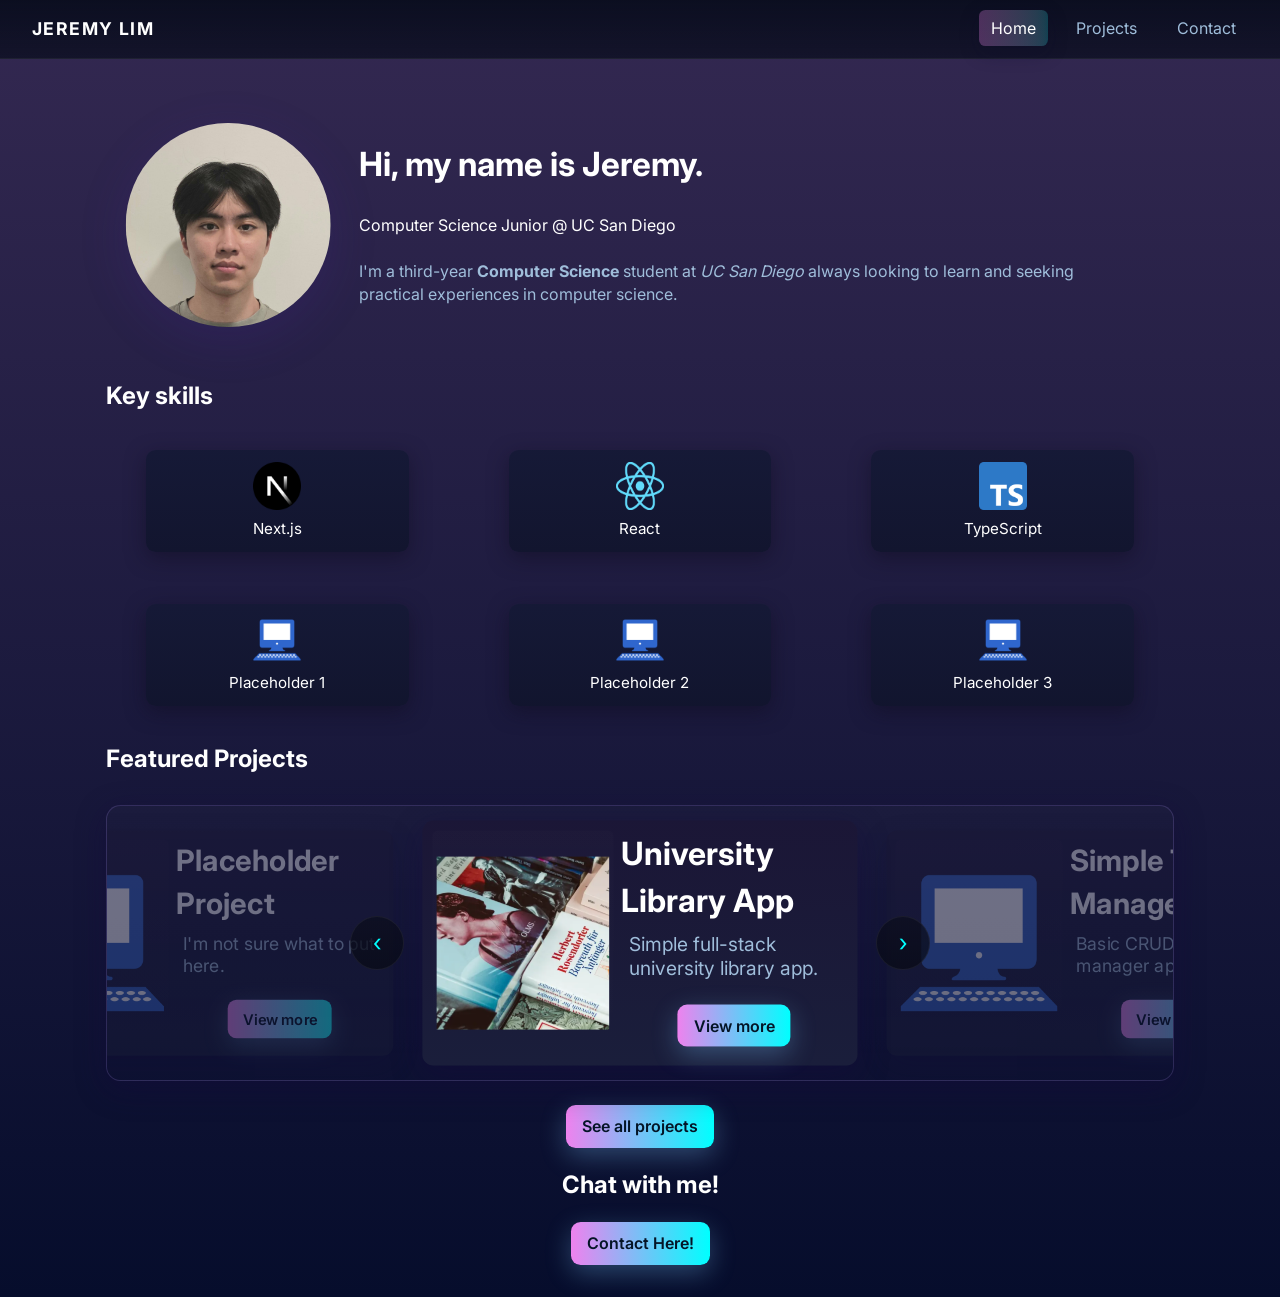
<file: index.html>
<!DOCTYPE html>
<html lang="en">
  <head>
    <meta charset="UTF-8">
    <title>Jeremy Lim | Home</title>
    <meta name="viewport" content="width=device-width,initial-scale=1">
    <meta name="description" content="My personal portfolio homepage.">
    <link rel="stylesheet" href="css/styles.css">
  </head>

  <body data-page="home">
    <header class="site-header">
      <a class="brand" href="index.html">Jeremy Lim</a>
      <input class="nav-toggle" type="checkbox" id="nav-toggle" aria-hidden="true">
      <label class="nav-toggle-button" for="nav-toggle" aria-label="Toggle navigation" role="button" tabindex="0" aria-controls="primary-nav">
        <span></span>
      </label>
      <nav aria-label="Main navigation">
        <ul class="nav-list" id="primary-nav">
          <li><a href="index.html">Home</a></li>
          <li><a href="projects.html">Projects</a></li>
          <li><a href="contact.html">Contact</a></li>
        </ul>
      </nav>
    </header>

    <main>
      <section id="headshot-section" aria-label="Intro">
        <picture id="headshot-visual">
          <source media="(min-width: 50rem)" srcset="assets/headshot-larger.jpg" type="image/jpeg">
          <img src="assets/headshot-smaller.jpg" alt="My headshot">
        </picture>

        <section id="headshot-copy">
          <h1>Hi, my name is <strong>Jeremy</strong>.</h1>
          <p>Computer Science Junior @ UC San Diego</p>

          <p class="lead">
            I'm a third-year <strong>Computer Science</strong> student at <em>UC San Diego</em> always looking to learn and seeking practical experiences in computer science.
          </p>
        </section>
      </section>

      <section class="skills" aria-label="Key skills">
        <h2>Key skills</h2>
        <ul id="skill-grid">
          <li>
            <figure>
              <img src="assets/nextjs.png" alt="Programming icon">
              <figcaption>Next.js</figcaption>
            </figure>
          </li>
          <li>
            <figure>
              <img src="assets/react.png" alt="Web Development icon">
              <figcaption>React</figcaption>
            </figure>
          </li>
          <li>
            <figure>
              <img src="assets/typescript.png" alt="Systems icon">
              <figcaption>TypeScript</figcaption>
            </figure>
          </li>
          <li>
            <!-- computer-filler.png from wikimedia commons. view source: https://upload.wikimedia.org/wikipedia/commons/thumb/0/09/Blue_computer_icon.svg/2048px-Blue_computer_icon.svg.png-->
            <figure>
              <img src="assets/computer-filler.png" alt="Product Design icon">
              <figcaption>Placeholder 1</figcaption>
            </figure>
          </li>
          <li>
            <figure>
              <img src="assets/computer-filler.png" alt="Teamwork icon">
              <figcaption>Placeholder 2</figcaption>
            </figure>
          </li>
          <li>
            <figure>
              <img src="assets/computer-filler.png" alt="Leadership icon">
              <figcaption>Placeholder 3</figcaption>
            </figure>
          </li>
        </ul>
      </section>

      <section id="featured-section" aria-label="Featured Projects">
        <h2>Featured Projects</h2>

        <section class="carousel" aria-roledescription="carousel">
          <input type="radio" name="carousel" id="c1" class="carousel-input" checked>
          <input type="radio" name="carousel" id="c2" class="carousel-input">
          <input type="radio" name="carousel" id="c3" class="carousel-input">
          <label class="arrow for-c1 left" for="c3" aria-hidden="true">‹</label>
          <label class="arrow for-c1 right" for="c2" aria-hidden="true">›</label>
          <label class="arrow for-c2 left" for="c1" aria-hidden="true">‹</label>
          <label class="arrow for-c2 right" for="c3" aria-hidden="true">›</label>
          <label class="arrow for-c3 left" for="c2" aria-hidden="true">‹</label>
          <label class="arrow for-c3 right" for="c1" aria-hidden="true">›</label>

          <section class="carousel-viewport">
            <ol class="carousel-track">
              <li class="slide" id="proj-1">
                <article class="project-card">
                  <h3>University Library App</h3>
                  <picture>
                    <source srcset="assets/libraryapp.png" type="image/svg+xml">
                    <img src="assets/computer-filler.png" alt="University library thumbnail">
                  </picture>
                  <p class="proj-desc">Simple full-stack university library app.</p>
                  <p class="card-controls">
                    <a class="cta" href="" aria-label="View more">View more</a>
                  </p>
                </article>
              </li>

              <li class="slide" id="proj-2">
                <article class="project-card">
                  <h3>Simple Task Manager</h3>
                  <picture>
                    <source srcset="assets/computer-filler.png" type="image/svg+xml">
                    <img src="assets/computer-filler.png" alt="Task app manager thumbnail">
                  </picture>
                  <p class="proj-desc">Basic CRUD task manager application.</p>
                  <p class="card-controls">
                    <a class="cta" href="#" aria-label="View more">View more</a>
                  </p>
                </article>
              </li>

              <li class="slide" id="proj-3">
                <article class="project-card">
                  <h3>Placeholder Project</h3>
                  <picture>
                    <source srcset="assets/computer-filler.png" type="image/svg+xml">
                    <img src="assets/computer-filler.png" alt="Placeholder thumbnail">
                  </picture>
                  <p class="proj-desc">I'm not sure what to put here.</p>
                  <p class="card-controls">
                    <a class="cta" href="#" aria-label="View more">View more</a>
                  </p>
                </article>
              </li>
            </ol>
          </section>
        </section>

        <p><a class="cta" href="projects.html">See all projects</a></p>
      </section>

      <section id="contact-cta" aria-label="Contact call to action">
        <h2>Chat with me!</h2>
        <p><a class="cta" href="contact.html">Contact Here!</a></p>
      </section>
    </main>
    <noscript>
      <p>Javascript disabled. There's still no JS for now though so it's fine.</p>
    </noscript>
  </body>
</html>
</file>
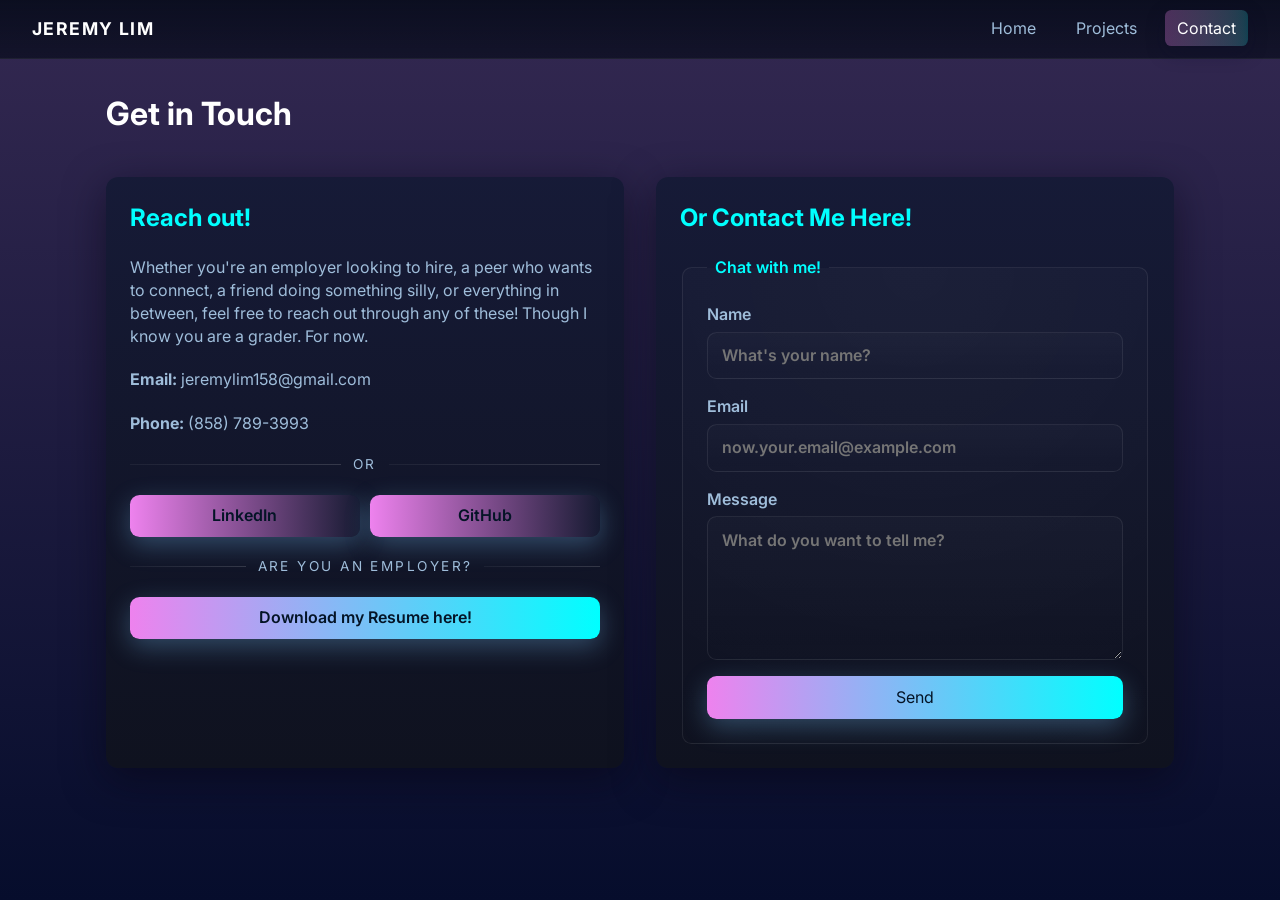
<file: contact.html>
<!DOCTYPE html>
<html lang="en">
  <head>
    <meta charset="UTF-8">
    <title>Jeremy Lim | Contact</title>
    <meta name="viewport" content="width=device-width,initial-scale=1">
    <meta name="description" content="My personal portfolio contact page.">
    <link rel="stylesheet" href="css/styles.css">
  </head>

  <body data-page="contact">
    <header class="site-header">
      <a class="brand" href="index.html">Jeremy Lim</a>
      <input class="nav-toggle" type="checkbox" id="nav-toggle" aria-hidden="true">
      <label class="nav-toggle-button" for="nav-toggle" aria-label="Toggle navigation" role="button" tabindex="0" aria-controls="primary-nav">
        <span></span>
      </label>
      <nav aria-label="Main navigation">
        <ul class="nav-list" id="primary-nav">
          <li><a href="index.html">Home</a></li>
          <li><a href="projects.html">Projects</a></li>
          <li><a href="contact.html">Contact</a></li>
        </ul>
      </nav>
    </header>

    <main>
      <h1>Get in Touch</h1>

      <section id="contact-options" aria-label="Contact options">
        <article class="contact-card" id="contact-intro">
          <h2>Reach out!</h2>
          <p>Whether you're an employer looking to hire, a peer who wants to connect, a friend doing something silly, or everything in between, feel free to reach out through any of these! Though I know you are a grader. For now.</p>
          <address>
            <p><strong>Email: </strong> jeremylim158@gmail.com</p>
            <p><strong>Phone:</strong> (858) 789-3993</p>
          </address>
          <p class="contact-divider" role="separator">or</p>
          <nav id="contact-social" aria-label="Social profiles">
            <a class="cta" data-network="linkedin" href="https://linkedin.com/in/jeremyflim" target="_blank" rel="noopener">LinkedIn</a>
            <a class="cta" data-network="github" href="https://github.com/jeremyflim" target="_blank" rel="noopener">GitHub</a>
          </nav>
          <p class="contact-divider" role="separator">Are you an employer?</p>
          <a class="cta" data-network="resume" href="assets/resume.pdf" download="Jeremy_Lim_Resume">Download my Resume here!</a>
        </article>

        <article class="contact-card" id="contact-form-card">
          <h2>Or Contact Me Here!</h2>
          <form action="#" method="post">
            <fieldset>
              <legend>Chat with me!</legend>

              <label for="name">Name
                <input id="name" name="name" type="text" required maxlength="100" autocomplete="name" placeholder="What's your name?">
              </label>

              <label for="email">Email
                <input id="email" name="email" type="email" required maxlength="50" autocomplete="email" placeholder="now.your.email@example.com">
              </label>

              <label for="message">Message
                <textarea id="message" name="message" required maxlength="2000" placeholder="What do you want to tell me?"></textarea>
              </label>
              <button type="submit" class="cta">Send</button> 
            </fieldset>
          </form>
        </article>
      </section>
    </main>
    <noscript>
      <p>Javascript disabled. There's still no JS for now though so it's fine.</p>
    </noscript>
  </body>
</html>
</file>
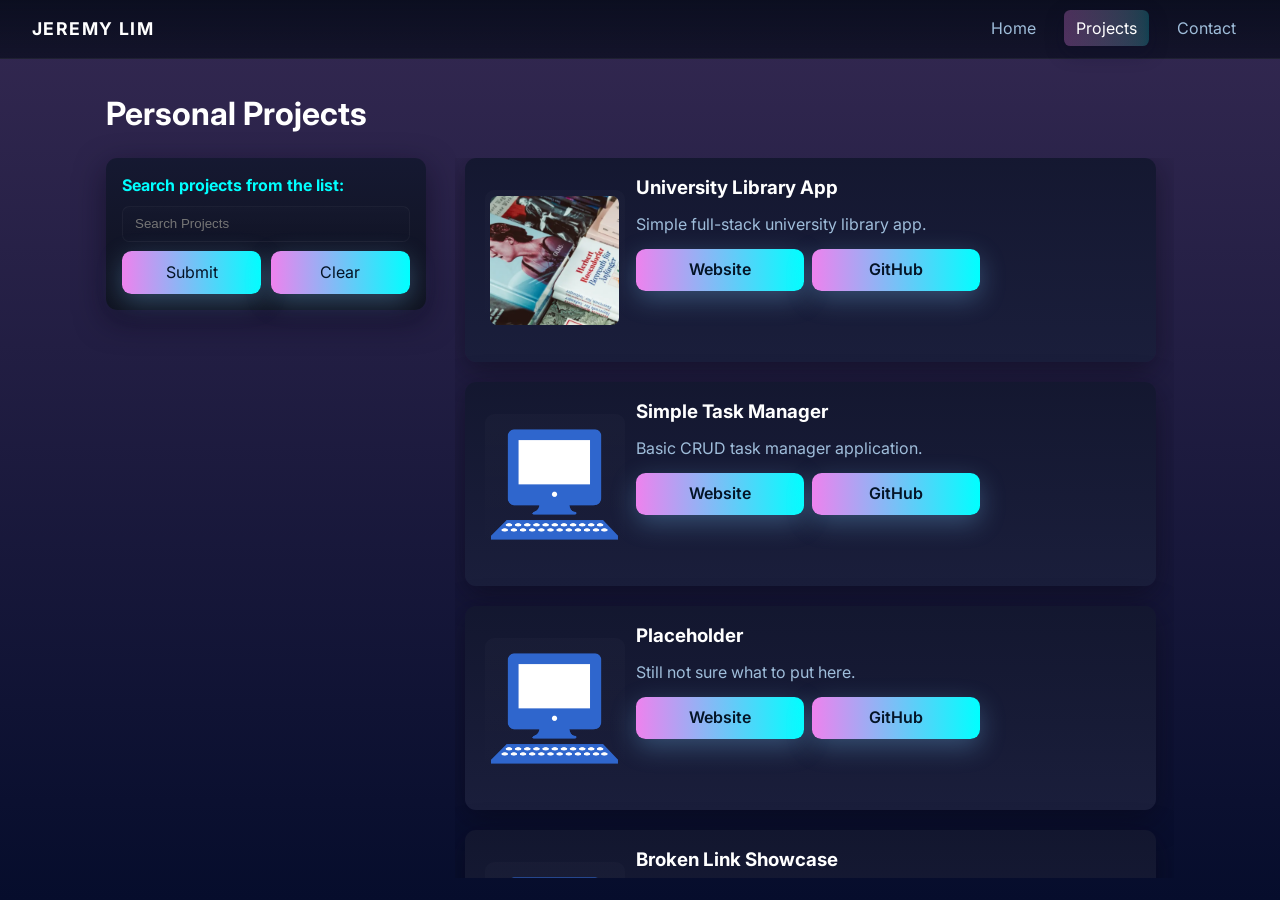
<file: projects.html>
<!DOCTYPE html>
<html lang="en">
  <head>
    <meta charset="UTF-8">
    <title>Jeremy Lim | Projects</title>
    <meta name="viewport" content="width=device-width,initial-scale=1">
    <meta name="description" content="My personal portfolio homepage.">
    <link rel="stylesheet" href="css/styles.css">
  </head>

  <body data-page="projects">
    <header class="site-header">
      <a class="brand" href="index.html">Jeremy Lim</a>
      <input class="nav-toggle" type="checkbox" id="nav-toggle" aria-hidden="true">
      <label class="nav-toggle-button" for="nav-toggle" aria-label="Toggle navigation" role="button" tabindex="0" aria-controls="primary-nav">
        <span></span>
      </label>
      <nav aria-label="Main navigation">
        <ul class="nav-list" id="primary-nav">
          <li><a href="index.html">Home</a></li>
          <li><a href="projects.html">Projects</a></li>
          <li><a href="contact.html">Contact</a></li>
        </ul>
      </nav>
    </header>

    <main>
      <h1>Personal Projects</h1>

      <section id="projects-layout" aria-label="Projects layout">
        <search id="project-search-pane" aria-label="Search">
          <h2>Search projects from the list:</h2>
          <form id="project-search-form" action="#" method="get">
            <input id="project-search-field" name="q" type="search" placeholder="Search Projects">
            <ul id="project-search-actions" aria-label="Search actions">
              <li><button type="submit" class="cta">Submit</button></li>
              <li><button type="reset" class="cta" aria-label="Clear">Clear</button></li>
            </ul>
          </form>
        </search>

        <section id="project-listing" aria-label="List of projects">
          <ul>
            <li class="project-row">
              <figure class="project-thumb">
                <img src="assets/libraryapp.png" alt="University Library App thumbnail">
              </figure>
              <article class="project-meta">
                <h3>University Library App</h3>
                <p class="proj-desc">Simple full-stack university library app.</p>
                <nav class="project-actions" aria-label="Links for the university library app">
                  <a class="cta" href="#">Website</a>
                  <a class="cta" href="https://github.com/jeremyflim/university-library">GitHub</a>
                </nav>
              </article>
            </li>

            <li class="project-row">
              <figure class="project-thumb">
                <img src="assets/computer-filler.png" alt="Task manager thumbnail">
              </figure>
              <article class="project-meta">
                <h3>Simple Task Manager</h3>
                <p class="proj-desc">Basic CRUD task manager application.</p>
                <nav class="project-actions" aria-label="Links for the task manager app">
                  <a class="cta" href="#">Website</a>
                  <a class="cta" href="https://github.com/jeremyflim/task-app-minimal">GitHub</a>
                </nav>
              </article>
            </li>

            <li class="project-row">
              <figure class="project-thumb">
                <img src="assets/computer-filler.png" alt="Placeholder thumbnail">
              </figure>
              <article class="project-meta">
                <h3>Placeholder</h3>
                <p class="proj-desc">Still not sure what to put here.</p>
                <nav class="project-actions" aria-label="Placeholder project links">
                  <a class="cta" href="#">Website</a>
                  <a class="cta" href="#">GitHub</a>
                </nav>
              </article>
            </li>

            <li class="project-row">
              <figure class="project-thumb">
                <img src="assets/computer-filler.png" alt="Broken link project thumbnail">
              </figure>
              <article class="project-meta">
                <h3>Broken Link Showcase</h3>
                <p class="proj-desc">This sample is only here to sample the 404 page.</p>
                <nav class="project-actions" aria-label="Sample project links">
                  <a class="cta" href="/404.html">Website</a>
                  <a class="cta" href="https://github.com/ihadtofindausernamethatdoesntexist" target="_blank" rel="noopener">GitHub Repository</a>
                </nav>
              </article>
            </li>
          </ul>
        </section>
      </section>
    </main>

    <noscript>
      <p>Javascript disabled. There's still no JS for now though so it's fine.</p>
    </noscript>
  </body>
</html>
</file>
<file: css/styles.css>
:root {
	--bg: #060d2c;
	--surface: #0f121f;
	--text: #ffffff;
	--muted: #9fbdda;
	--gradient-one: cyan;
	--gradient-two: violet;
	--card-bg: #1a1e3b;
	--translucent: rgba(255, 255, 255, 0.03);
	--max-width: 68.75rem;
	--gap: 1.25rem;
	--radius: 0.8rem;
	--focus-outline: color(srgb 0.55 0.85 0.95 / 0.75);
	--scrollbar-track: color(srgb 0.06 0.08 0.18 / 1);
	--scrollbar-thumb: color-mix(in srgb, var(--gradient-one) 65%, #09152b);
}

@font-face {
  font-family: "Inter";
  src: url("/assets/Inter-VariableFont_opsz,wght.ttf") format("truetype");
  font-weight: 100 900;
  font-style: normal;
  font-display: swap;
}


*,
*::before,
*::after {
	box-sizing: border-box;
}

html {
	font-family: "Inter", system-ui, -apple-system, "Segoe UI", Roboto, "Helvetica Neue", Arial, sans-serif;
	font-size: 100%;
	color: var(--text, #e7f7ff);
}

body {
	margin: 0;
	line-height: 1.45;
	min-height: 100dvh;
	background: linear-gradient(180deg, rgba(36, 24, 68, 0.93) 0%, var(--bg) 100%);
	color: var(--text);
	scrollbar-color: var(--scrollbar-thumb) var(--scrollbar-track);
	scrollbar-width: thin;
	scrollbar-gutter: stable both-edges;
}

main {
	max-width: var(--max-width);
	margin: 2rem auto;
	padding: 0 1rem;
}

.site-header {
	display: flex;
	align-items: center;
	justify-content: space-between;
	gap: 1rem;
	padding: 1rem 2rem;
	border-bottom: 0.0625rem solid rgba(255, 255, 255, 0.08);
	background: linear-gradient(180deg, rgba(8, 12, 28, 0.92), rgba(8, 12, 28, 0.72));
	position: relative;

	.brand {
		display: flex;
		align-items: center;
		font-weight: 700;
		font-size: 1.1rem;
		letter-spacing: 0.08em;
		text-transform: uppercase;
		text-decoration: none;
		color: var(--text, #e7f7ff);
		transition: color 0.2s ease;
		animation: accent-pulse 6s ease-in-out infinite;
	}

	.nav-list {
		list-style: none;
		margin: 0;
		padding: 0;
		display: flex;
		gap: 1rem;

		a {
			text-decoration: none;
			padding: 0.35rem 0.6rem;
			border-radius: 0.4rem;
			color: var(--muted, #9fbfdc);
			transition: color 0.18s ease, 0.18s ease, transform 0.12s ease;

			&:hover {
				color: var(--text, #e7f7ff);
				background: linear-gradient(
					90deg,
					color-mix(in srgb, var(--gradient-two) 22%, transparent),
					color-mix(in srgb, var(--gradient-one) 16%, transparent)
				);
				transform: translateY(-0.125rem);
			}
		}
	}
}

.brand:focus-visible,
.nav-toggle-button:focus-visible,
.cta:focus-visible,
input:focus-visible,
textarea:focus-visible {
	outline: 0.125rem solid var(--focus-outline);
	outline-offset: 0.2rem;
}

.brand:hover {
	color: var(--gradient-one);
}

.nav-toggle {
	position: absolute;
	inline-size: 0.0625rem;
	block-size: 0.0625rem;
	opacity: 0;
	pointer-events: auto;
}

.nav-toggle-button {
	display: none;
	align-items: center;
	justify-content: center;
	inline-size: 2.75rem;
	block-size: 2.75rem;
	border-radius: 0.75rem;
	background: linear-gradient(180deg, rgba(255, 255, 255, 0.08), rgba(255, 255, 255, 0.02));
	border: 0.0625rem solid rgba(255, 255, 255, 0.1);
	cursor: pointer;
	transition: transform 0.2s ease, box-shadow 0.2s ease;

	span {
		inline-size: 1.5rem;
		block-size: 0.125rem;
		background: var(--text, #e7f7ff);
		position: relative;
		border-radius: 9999px;

		&::before,
		&::after {
			content: "";
			position: absolute;
			left: 0;
			inline-size: 1.5rem;
			block-size: 0.125rem;
			background: var(--text, #e7f7ff);
			border-radius: 9999px;
		}

		&::before {
			top: -0.4rem;
		}

		&::after {
			bottom: -0.4rem;
		}
	}

	&:hover {
		transform: translateY(-0.0625rem);
		box-shadow: 0 0.9rem 2.1rem rgba(12, 10, 28, 0.32);
	}
}

.nav-toggle:checked + .nav-toggle-button span {
	background: var(--text, #e7f7ff);
}

#nav-toggle:checked ~ nav .nav-list {
	display: flex;
}

body[data-page] .nav-list li:has(> a) a {
	position: relative;
}

body[data-page="home"] .nav-list li:has(> a[href="index.html"]) a,
body[data-page="projects"] .nav-list li:has(> a[href="projects.html"]) a,
body[data-page="contact"] .nav-list li:has(> a[href="contact.html"]) a {
	color: var(--text);
	background: linear-gradient(
		90deg,
		color-mix(in srgb, var(--gradient-two) 28%, transparent),
		color-mix(in srgb, var(--gradient-one) 20%, transparent)
	);
	box-shadow: 0 0.4rem 1.2rem rgba(12, 12, 40, 0.32);
}

#headshot-section {
	display: grid;
	grid-template-columns: 1fr;
	gap: 1rem;
	align-items: center;
	padding: 2rem;
	border-radius: var(--radius);
}

#headshot-visual {
	width: 100%;

	img,
	svg {
		width: 100%;
		height: 40dvh;
		object-fit: cover;
		border-radius: calc(var(--radius) - 0.2rem);
		box-shadow: 0 0.75rem 1.875rem rgba(80, 40, 160, 0.12);
	}
}

#headshot-section h1 {
	font-size: clamp(1.6rem, 2.6dvw, 2.4rem);
	margin: 0.25rem 0;
}

.lead {
	font-size: 1rem;
	margin: 0 0 0.5rem;
	color: var(--muted, #9fbfdc);
}

#skill-grid {
	display: grid;
	grid-template-columns: repeat(3, minmax(0, 1fr));
	gap: var(--gap);
	list-style: none;
	padding: 0;

	figure {
		display: grid;
		place-items: center;
		text-align: center;
		padding: 0.75rem;
		border-radius: calc(var(--radius) - 0.2rem);
		background: linear-gradient(180deg, rgba(21, 25, 54, 0.96), rgba(16, 20, 44, 0.88));
		transition: transform 0.25s ease, box-shadow 0.25s ease;
		box-shadow: 0 0.375rem 1.25rem rgba(16, 12, 32, 0.5);

		&:hover {
			transform: translateY(-0.375rem) scale(1.01);
			box-shadow: 0 1.125rem 2.5rem rgba(100, 44, 220, 0.14);
		}

		img {
			width: 3rem;
			height: 3rem;
		}

		figcaption {
			margin-top: 0.5rem;
			font-size: 0.95rem;
		}
	}
}

#featured-grid {
	display: grid;
	grid-template-columns: 1fr;
	gap: 0.75rem;
	padding: 0;
	list-style: none;

	li {
		padding: 1rem;
		border-radius: calc(var(--radius) - 0.1rem);
		background: linear-gradient(180deg, rgba(19, 22, 48, 0.95), var(--card-bg));
		transition: transform 0.25s ease, box-shadow 0.18s ease;
		box-shadow: 0 0.5rem 2rem rgba(20, 12, 40, 0.45);

		&:hover {
			transform: translateY(-0.25rem);
			box-shadow: 0 1.5rem 3.75rem rgba(60, 12, 160, 0.14);
		}
	}
}

.cta {
	display: inline-flex;
	align-items: center;
	justify-content: center;
	padding: 0.6rem 1rem;
	border-radius: 0.6rem;
	background: linear-gradient(90deg, var(--gradient-two), var(--gradient-one));
	color: #041426;
	font-weight: 600;
	text-decoration: none;
	transition: transform 0.18s ease, box-shadow 0.18s ease;
	box-shadow: 0 0.5rem 1.625rem rgba(127, 201, 255, 0.3);
	border: none;
	cursor: pointer;
}

.cta:hover {
	transform: translateY(-0.1875rem) scale(1.01);
	box-shadow: 0 1.125rem 3rem rgba(127, 201, 255, 0.4);
}

button.cta {
	font: inherit;
}

#contact-cta .cta {
	font-weight: 600;
}

@keyframes accent-pulse {
	0% {
		text-shadow: 0 0 0rem rgba(127, 201, 255, 0.4);
	}

	50% {
		text-shadow: 0 0 0.9rem rgba(127, 201, 255, 0.7);
	}

	100% {
		text-shadow: 0 0 0rem rgba(127, 201, 255, 0.4);
	}
}

#projects-layout {
	display: grid;
	grid-template-columns: minmax(16rem, 20rem) minmax(0, 1fr);
	gap: clamp(1rem, 2.4dvw, 1.8rem);
	align-items: start;
	margin-top: 1rem;
}

#project-search-pane {
	background: linear-gradient(180deg, rgba(20, 24, 48, 0.95), var(--surface));
	padding: 1rem;
	border-radius: calc(var(--radius) - 0.1rem);
	box-shadow: 0 0.625rem 1.875rem rgba(12, 8, 28, 0.6);

	h2 {
		color: var(--gradient-one, #5ae1f9);
		margin: 0 0 0.5rem;
		font-size: 1rem;
	}

	form {
		display: flex;
		flex-direction: column;
		gap: 0.6rem;
	}
}

#project-search-field {
	padding: 0.6rem 0.75rem;
	border-radius: 0.45rem;
	border: 0.0625rem solid rgba(255, 255, 255, 0.04);
	background: linear-gradient(180deg, rgba(255, 255, 255, 0.01), rgba(255, 255, 255, 0));
	color: var(--text, #e7f7ff);
	outline: none;
}

#project-search-actions {
	display: flex;
	gap: 0.6rem;
	list-style: none;
	margin: 0;
	padding: 0;

	li {
		flex: 1;
		display: flex;
	}

	.cta {
		flex: 1;
	}
}

#project-listing h2 {
	margin-top: 0;
	color: var(--gradient-one, #5ae1f9);
}

#project-listing ul {
	list-style: none;
	padding: 0;
	margin: 0;
	display: flex;
	flex-direction: column;
	gap: 1.25rem;
	max-height: 45rem;
	overflow: auto;
	padding-right: 0.5rem;
	scrollbar-gutter: stable both-edges;
	scrollbar-color: var(--scrollbar-thumb) var(--scrollbar-track);
	scrollbar-width: thin;
}

.project-row {
	display: grid;
	grid-template-columns: minmax(7.5rem, 8.75rem) minmax(0, 1fr);
	gap: clamp(0.75rem, 1.2dvw, 1.25rem);
	align-items: stretch;
	padding: 1rem;
	border-radius: calc(var(--radius) - 0.1rem);
	background: linear-gradient(180deg, rgba(19, 23, 47, 0.94), var(--card-bg));
	box-shadow: 0 0.5rem 1.875rem rgba(10, 8, 20, 0.5);
}

.project-thumb {
	inline-size: 100%;
	max-inline-size: 8.75rem;
	min-block-size: 8.5rem;
	overflow: hidden;
	border-radius: 0.6rem;
	display: flex;
	align-items: center;
	justify-content: center;
	background: linear-gradient(180deg, rgba(255, 255, 255, 0.02), rgba(255, 255, 255, 0));
	justify-self: start;
	margin-inline-start: 0.25rem;
	padding: 0.35rem;

	img {
		inline-size: 100%;
		block-size: 100%;
		object-fit: cover;
		border-radius: 0.45rem;
	}
}

.project-meta {
	display: flex;
	flex-direction: column;
	gap: 0.75rem;

	h3 {
		margin: 0;
	}

	.proj-desc {
		margin: 0;
		color: var(--muted, #9fbfdc);
	}

	.project-actions {
		display: flex;
		flex-wrap: wrap;
		gap: 0.5rem;

		.cta {
			flex: 0 1 auto;
			min-width: 10.5rem;
		}
	}
}

.carousel {
	position: relative;
	margin: 1rem 0;
	padding: 0.5rem 0;
	--featured-width: 34dvw;
	--featured-gap: 0.9dvw;
	--featured-off: calc(var(--featured-width) + var(--featured-gap));
}

.carousel-viewport {
	overflow: hidden;
	position: relative;
	border-radius: calc(var(--radius) + 0.1rem);
	border: 0.0625rem solid rgba(183, 148, 255, 0.18);
	box-shadow: 0 0.5rem 1.875rem rgba(20, 8, 60, 0.45);
	background: linear-gradient(180deg, rgba(255, 255, 255, 0.02), rgba(255, 255, 255, 0));
	height: calc(var(--featured-width) * 0.5625 + 2rem);
	box-sizing: border-box;
	padding: 1rem;
}

.carousel-track {
	list-style: none;
	margin: 0;
	padding: 0;
}

.carousel-viewport .slide {
	position: absolute;
	left: 50%;
	top: 50%;
	width: var(--featured-width);
	max-width: var(--featured-width);
	transform: translate(-50%, -50%) scale(0.92);
	opacity: 0.38;
	filter: grayscale(0.12) blur(0.025rem);
	transition: transform 0.48s cubic-bezier(0.2, 0.9, 0.2, 1), opacity 0.36s ease, filter 0.36s ease;
	display: flex;
	align-items: center;
	justify-content: center;
}

.project-card {
	width: 100%;
	background: linear-gradient(180deg, rgba(27, 22, 54, 0.95) 0%, var(--card-bg) 100%);
	padding: 0.65rem;
	border-radius: calc(var(--radius) - 0.1rem);
	box-shadow: 0 0.625rem 1.875rem rgba(20, 8, 60, 0.45);
	display: grid;
	gap: 0.5rem;
	align-items: start;
	aspect-ratio: 16 / 9;
	grid-template-columns: 1fr 1.25fr;
	grid-template-rows: auto 1fr auto;
	position: relative;

	h3 {
		margin: 0;
		font-size: 2rem;
	}

	picture {
		width: 100%;
		height: 100%;
		display: flex;
		align-items: center;
		justify-content: center;
		overflow: hidden;
		border-radius: 0.35rem;
		padding: 0.25rem;
		background: linear-gradient(180deg, rgba(255, 255, 255, 0.01), rgba(255, 255, 255, 0));
	}

	img {
		width: 100%;
		height: 100%;
		object-fit: contain;
		object-position: center;
		border-radius: 0.35rem;
	}

	.proj-desc {
		color: var(--muted, #9fbfdc);
		margin: 0;
		padding: 0 0.45rem;
		font-size: 1.2rem;
		line-height: 1.5rem;
	}

	.card-controls {
		display: flex;
		align-items: center;
		justify-content: center;
		gap: 1rem;
		margin: 0;
		transform: translateY(-0.5rem);
	}
}

.project-card > h3 {
	grid-column: 2;
	grid-row: 1;
}

.project-card > picture {
	grid-column: 1;
	grid-row: 1 / 4;
}

.project-card > .proj-desc {
	grid-column: 2;
	grid-row: 2;
}

.project-card > .card-controls {
	grid-column: 2;
	grid-row: 3;
	align-self: end;
}

@keyframes slidePop {
	from {
		transform: translate(-50%, -46%) scale(0.995);
		opacity: 0;
	}

	to {
		transform: translate(-50%, -50%) scale(1);
		opacity: 1;
	}
}

.carousel-input {
	position: absolute;
	left: -624.9375rem;
}

.carousel .arrow {
	position: absolute;
	top: 50%;
	transform: translateY(-50%);
	width: 3.375rem;
	height: 3.375rem;
	border-radius: 50%;
	display: flex;
	align-items: center;
	justify-content: center;
	opacity: 0;
	pointer-events: none;
	background: linear-gradient(180deg, rgba(12, 14, 30, 0.78), rgba(8, 10, 20, 0.7));
	border: 0.0625rem solid rgba(255, 255, 255, 0.06);
	font-size: 1.5rem;
	color: var(--gradient-one);
	cursor: pointer;
	z-index: 30;
}

.carousel .arrow.left {
	left: calc(50% - (var(--featured-width) / 2) - 4.5rem);
}

.carousel .arrow.right {
	right: calc(50% - (var(--featured-width) / 2) - 4.5rem);
}

#c1:checked ~ .arrow.for-c1,
#c2:checked ~ .arrow.for-c2,
#c3:checked ~ .arrow.for-c3 {
	opacity: 1;
	pointer-events: auto;
}

#c1:checked ~ .carousel-viewport .slide#proj-1,
#c2:checked ~ .carousel-viewport .slide#proj-2,
#c3:checked ~ .carousel-viewport .slide#proj-3 {
	transform: translate(-50%, -50%) scale(1);
	opacity: 1;
	filter: none;
	z-index: 3;
	animation: slidePop 0.34s cubic-bezier(0.2, 0.9, 0.2, 1);
}

#c1:checked ~ .carousel-viewport .slide#proj-2,
#c2:checked ~ .carousel-viewport .slide#proj-3,
#c3:checked ~ .carousel-viewport .slide#proj-1 {
	transform: translate(calc(-50% + var(--featured-off)), -50%) scale(0.92);
	opacity: 0.38;
	filter: grayscale(0.12) blur(0.025rem);
	z-index: 2;
}

#c1:checked ~ .carousel-viewport .slide#proj-3,
#c2:checked ~ .carousel-viewport .slide#proj-1,
#c3:checked ~ .carousel-viewport .slide#proj-2 {
	transform: translate(calc(-50% - var(--featured-off)), -50%) scale(0.92);
	opacity: 0.38;
	filter: grayscale(0.12) blur(0.025rem);
	z-index: 1;
}

#featured-section > p {
	text-align: center;
	margin-top: 1rem;
}

#featured-section > p .cta {
	display: inline-flex;
}

#contact-cta {
	text-align: center;
}

#contact-options {
	display: grid;
	grid-template-columns: repeat(auto-fit, minmax(17rem, 1fr));
	gap: clamp(1rem, 3dvw, 2rem);
	margin-top: 2.5rem;
	min-height: 60dvh;
}

.contact-card {
	background: linear-gradient(180deg, rgba(21, 26, 54, 0.95), var(--surface));
	border-radius: calc(var(--radius) - 0.05rem);
	padding: 1.5rem;
	box-shadow: 0 0.75rem 2.5rem rgba(8, 6, 20, 0.55);
	display: flex;
	flex-direction: column;
	gap: 1.25rem;

	h2 {
		margin: 0;
		color: var(--gradient-one, #5ae1f9);
	}
}

#contact-intro p {
	margin: 0;
	color: var(--muted, #9fbfdc);
}

#contact-intro p + p {
	margin-top: 0.75rem;
}

#contact-intro address {
	font-style: normal;
	display: grid;
	gap: 0.5rem;
}

#contact-intro address a {
	color: var(--text, #e7f7ff);
	text-decoration: none;
	display: flex;
	align-items: center;
	gap: 0.35rem;
}

#contact-intro address a:hover {
	color: var(--gradient-one);
}

.contact-divider {
	display: flex;
	align-items: center;
	gap: 0.75rem;
	justify-content: center;
	text-transform: uppercase;
	letter-spacing: 0.18em;
	color: var(--muted, #9fbfdc);
	font-size: 0.85rem;
	margin: 1.25rem 0;
}

.contact-divider::before,
.contact-divider::after {
	content: "";
	flex: 1;
	height: 0.0625rem;
	background: linear-gradient(90deg, rgba(255, 255, 255, 0.05), rgba(255, 255, 255, 0.15));
}

#contact-social {
	display: flex;
	flex-wrap: wrap;
	gap: 0.65rem;

	.cta {
		flex: 1;
		min-width: 11rem;
	}
}

#contact-social .cta {
	background: linear-gradient(90deg, var(--gradient-two), rgba(23, 28, 52, 0.75));
	color: #041426;
}

#contact-form-card form {
	display: grid;
	gap: 1.25rem;
}

#contact-form-card fieldset {
	border: 0.0625rem solid rgba(255, 255, 255, 0.08);
	border-radius: calc(var(--radius) - 0.2rem);
	padding: 1.5rem;
	display: grid;
	gap: 1rem;
	background: radial-gradient(circle at top, var(--translucent), rgba(255, 255, 255, 0));
}

#contact-form-card legend {
	padding: 0 0.5rem;
	font-weight: 600;
	color: var(--gradient-one, #5ae1f9);
}

#contact-form-card label {
	display: flex;
	flex-direction: column;
	gap: 0.35rem;
	font-weight: 600;
	color: var(--muted, #9fbfdc);
}

#contact-form-card input,
#contact-form-card textarea {
	padding: 0.7rem 0.85rem;
	border-radius: 0.6rem;
	border: 0.0625rem solid rgba(255, 255, 255, 0.08);
	background: linear-gradient(180deg, rgba(255, 255, 255, 0.02), rgba(255, 255, 255, 0));
	color: var(--text, #e7f7ff);
	font: inherit;
}

#contact-form-card textarea {
	min-height: 9rem;
	resize: vertical;
}

#contact-form-actions {
	display: flex;
	align-items: center;
	gap: 0.75rem;
	list-style: none;
	margin: 0;
	padding: 0;

	li {
		display: flex;
		flex: 1;
	}

	button {
		min-width: 9rem;
	}
}

@media (max-width: 56.1875rem) {
	#projects-layout {
		grid-template-columns: 1fr;
	}

	.project-row {
		grid-template-columns: minmax(0, 1fr);
		grid-auto-rows: auto;
	}

	.project-thumb {
		margin-inline: auto;
		max-inline-size: 10.5rem;
		min-block-size: 10.5rem;
	}
}

@media (max-width: 37.4375rem) {
	.site-header {
		padding: 0.75rem 1rem;

		nav {
			position: absolute;
			top: 100%;
			right: 1rem;
			left: 1rem;

			.nav-list {
				display: none;
				flex-direction: column;
				gap: 0.75rem;
				padding: 1rem;
				border-radius: calc(var(--radius) - 0.1rem);
				background: linear-gradient(180deg, rgba(12, 16, 32, 0.96), rgba(8, 10, 26, 0.92));
				box-shadow: 0 1.5rem 3.5rem rgba(6, 8, 24, 0.55);
				margin-top: 0.75rem;

				li {
					inline-size: 100%;
				}

				a {
					display: grid;
					text-align: center;
					padding: 0.75rem;
				}
			}
		}
	}

	.nav-toggle-button {
		display: flex;
	}

	#skill-grid {
		grid-template-columns: repeat(2, 1fr);
	}

	#headshot-visual img,
	#headshot-visual svg {
		height: 30dvh;
	}

	.project-row {
		padding: 1.25rem;
		gap: 1.25rem;
		text-align: center;
	}

	.project-meta {
		align-items: center;
		text-align: center;

		.project-actions {
			justify-content: center;
		}
	}

	.carousel {
		--featured-width: 84dvw;
		--mobile-slide: clamp(17rem, 88dvw, 22rem);
		--mobile-card-height: clamp(19.5rem, 92dvw, 23rem);
	}

	.carousel-input,
	.carousel .arrow {
		display: none;
	}

	.carousel-viewport {
		height: auto;
		padding: 2rem 0;
		overflow-x: auto;
		overflow-y: hidden;
		scroll-snap-type: x mandatory;
		display: flex;
		align-items: center;
	}

	.carousel-viewport .carousel-track {
		display: flex;
		gap: 1.1rem;
		padding-inline: max(1.5rem, calc(50dvw - var(--mobile-slide) / 2));
		margin: 0;
		align-items: center;
	}

	.carousel-viewport .slide {
		position: relative;
		transform: none;
		opacity: 1;
		filter: none;
		flex: 0 0 var(--mobile-slide);
		min-inline-size: var(--mobile-slide);
		scroll-snap-align: center;
		scroll-snap-stop: always;
		display: flex;
		align-items: center;
		justify-content: center;
		padding: 1.25rem 0;
	}

	.project-card {
		grid-template-columns: 1fr;
		grid-template-rows: auto auto 1fr auto;
		aspect-ratio: auto;
		block-size: var(--mobile-card-height);
		padding: 1.1rem;
		row-gap: 0.7rem;
		overflow: hidden;
	}

	.project-card > picture {
		grid-column: 1;
		grid-row: 1;
		max-height: 11rem;
	}

	.project-card > h3 {
		grid-column: 1;
		grid-row: 2;
		text-align: center;
		font-size: 1.55rem;
		white-space: nowrap;
		overflow: hidden;
		text-overflow: ellipsis;
	}

	.project-card > .proj-desc {
		grid-column: 1;
		grid-row: 3;
		padding: 0;
		color: var(--muted, #9fbfdc);
		text-align: center;
		font-size: 0.95rem;
		line-height: 1.4;
		display: flex;
		justify-content: center;
		align-items: center;
		flex-direction: column;
		overflow: hidden;
		text-overflow: ellipsis;
		word-break: break-word;
	}

	.project-card > .card-controls {
		grid-column: 1;
		grid-row: 4;
		transform: none;
		justify-content: center;
		margin-top: 0.25rem;
	}

	#c1:checked ~ .carousel-viewport .slide,
	#c2:checked ~ .carousel-viewport .slide,
	#c3:checked ~ .carousel-viewport .slide {
		position: relative !important;
		transform: none !important;
		opacity: 1 !important;
		filter: none !important;
		left: auto !important;
		top: auto !important;
		z-index: 1 !important;
	}

	#contact-form-card fieldset {
		padding: 1.25rem;
	}
}

@media (min-width: 37.5rem) and (max-width: 56.1875rem) {
	#headshot-section {
		grid-template-columns: 1fr 1fr;
		align-items: center;
	}

	#skill-grid {
		grid-template-columns: repeat(3, 1fr);
	}
}

@media (min-width: 56.25rem) {
	#featured-grid {
		grid-template-columns: repeat(3, 1fr);
	}

	#headshot-section {
		grid-template-columns: auto 1fr;
		align-items: center;
	}

	#headshot-visual {
		width: clamp(10rem, 16dvw, 18.75rem);
		height: clamp(10rem, 16dvw, 18.75rem);
		border-radius: 50%;
		overflow: hidden;
		align-self: center;
		justify-self: start;
		box-shadow: 0 0.75rem 3rem rgba(80, 40, 160, 0.18);
		transform: translateX(-6%);

		img,
		svg {
			width: 100%;
			height: 100%;
			object-fit: cover;
			border-radius: 0;
		}
	}

	#headshot-copy {
		display: flex;
		flex-direction: column;
		gap: 0.4rem;
	}

	.site-header .nav-list a {
		padding: 0.5rem 0.75rem;
	}
}

@media (prefers-reduced-motion: reduce) {
	* {
		animation-duration: 0s !important;
		transition-duration: 0s !important;
	}
}
</file>
